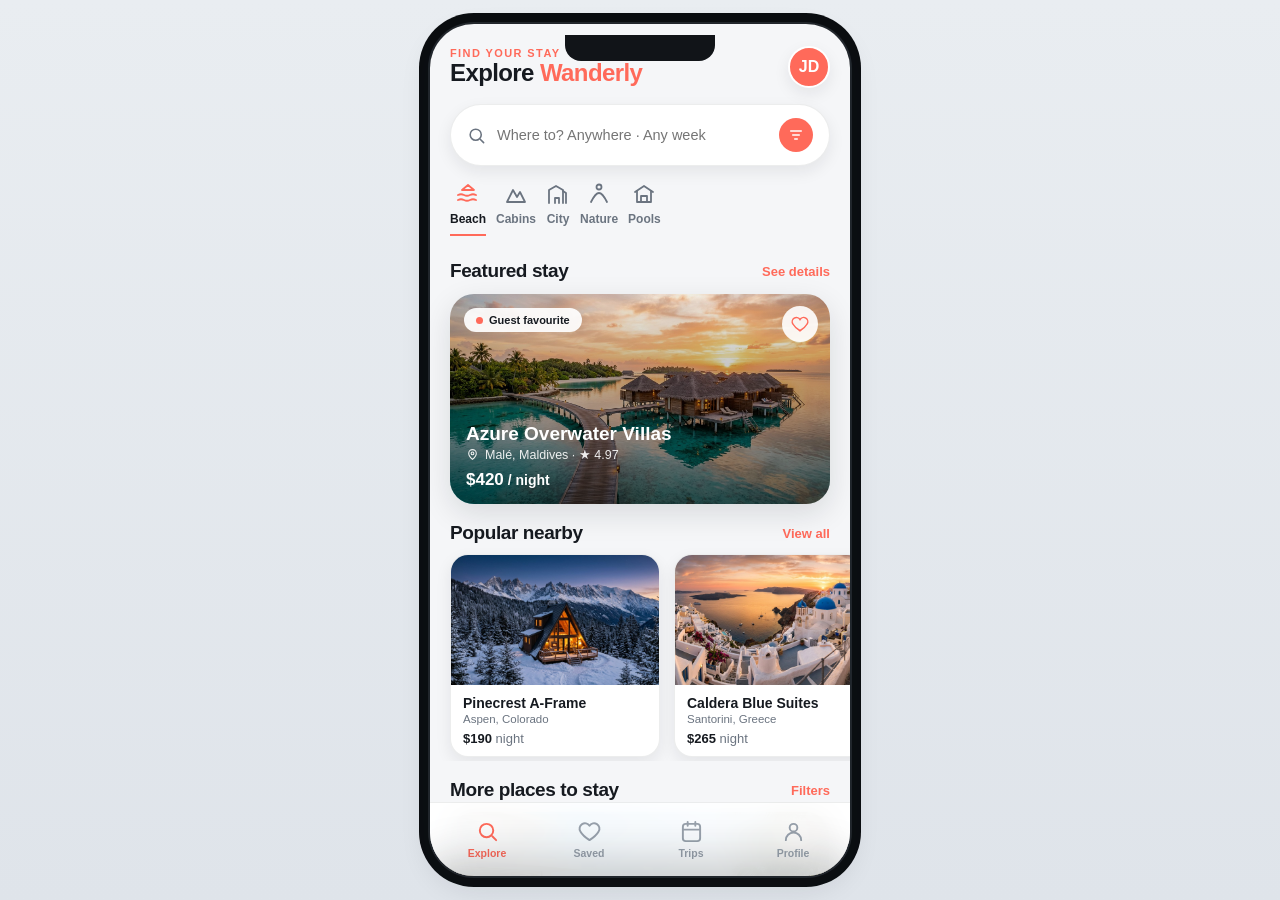
<file: index.html>
<!DOCTYPE html>
<html lang="en">
<head>
  <meta charset="UTF-8" />
  <meta name="viewport" content="width=device-width, initial-scale=1, viewport-fit=cover" />
  <meta name="theme-color" content="#f5f6f8" />
  <meta name="description" content="Wanderly — a clean, light-themed stays & travel booking app UI concept. 6 responsive screens, no dependencies." />
  <title>Wanderly — Stays Booking App UI</title>
  <link rel="stylesheet" href="css/styles.css" />
</head>
<body>
<div class="device">
  <div class="app">

    <!-- ===================== EXPLORE / HOME ===================== -->
    <main class="screen is-active" id="s-explore" aria-label="Explore">
      <div class="top">
        <div>
          <div class="eyebrow" style="color:var(--accent)">Find your stay</div>
          <h1>Explore <span>Wanderly</span></h1>
        </div>
        <button class="avatar letter" data-go="profile" aria-label="Profile">JD</button>
      </div>

      <div class="searchbar" data-go="search" role="button" tabindex="0" aria-label="Open search">
        <svg viewBox="0 0 24 24" fill="none" stroke="currentColor" stroke-width="2" stroke-linecap="round"><circle cx="11" cy="11" r="7"/><path d="M21 21l-4-4"/></svg>
        <input placeholder="Where to? Anywhere · Any week" aria-label="Search destinations" readonly />
        <span class="filter"><svg viewBox="0 0 24 24" fill="none" stroke="currentColor" stroke-width="2" stroke-linecap="round"><path d="M4 6h16M7 12h10M10 18h4"/></svg></span>
      </div>

      <div class="cats">
        <button class="cat is-active"><svg viewBox="0 0 24 24" fill="none" stroke="currentColor" stroke-width="1.8" stroke-linecap="round" stroke-linejoin="round"><path d="M2 18c2-1 4-1 6 0s4 1 6 0 4-1 6 0"/><path d="M2 13c2-1 4-1 6 0s4 1 6 0 4-1 6 0"/><path d="M12 3l6 5H6l6-5Z"/></svg>Beach</button>
        <button class="cat"><svg viewBox="0 0 24 24" fill="none" stroke="currentColor" stroke-width="1.8" stroke-linecap="round" stroke-linejoin="round"><path d="M3 20l6-12 4 7 3-5 5 10z"/></svg>Cabins</button>
        <button class="cat"><svg viewBox="0 0 24 24" fill="none" stroke="currentColor" stroke-width="1.8" stroke-linecap="round" stroke-linejoin="round"><path d="M3 21V8l7-4 7 4v13"/><path d="M9 21v-5h4v5"/><path d="M20 21V11l-3-2"/></svg>City</button>
        <button class="cat"><svg viewBox="0 0 24 24" fill="none" stroke="currentColor" stroke-width="1.8" stroke-linecap="round" stroke-linejoin="round"><path d="M4 20c3-6 5-9 8-9s5 3 8 9"/><circle cx="12" cy="5" r="2.5"/></svg>Nature</button>
        <button class="cat"><svg viewBox="0 0 24 24" fill="none" stroke="currentColor" stroke-width="1.8" stroke-linecap="round" stroke-linejoin="round"><path d="M3 10l9-6 9 6"/><path d="M5 9v11h14V9"/><path d="M9 20v-6h6v6"/></svg>Pools</button>
      </div>

      <div class="section-head"><div class="sec-title">Featured stay</div><button class="link" data-stay="beach">See details</button></div>
      <div class="feature" data-stay="beach">
        <img src="images/hero.jpg" alt="Azure Overwater Villas" />
        <div class="grad"></div>
        <span class="tag"><span class="dot"></span> Guest favourite</span>
        <button class="fav" data-fav aria-label="Save"><svg viewBox="0 0 24 24" fill="none" stroke="currentColor" stroke-width="2"><path d="M12 21s-7-4.5-9.5-9A5.2 5.2 0 0 1 12 6a5.2 5.2 0 0 1 9.5 6c-2.5 4.5-9.5 9-9.5 9Z"/></svg></button>
        <div class="info">
          <h3>Azure Overwater Villas</h3>
          <p><svg width="13" height="13" viewBox="0 0 24 24" fill="none" stroke="currentColor" stroke-width="2"><path d="M12 21s-7-6-7-11a7 7 0 0 1 14 0c0 5-7 11-7 11Z"/><circle cx="12" cy="10" r="2.5"/></svg> Malé, Maldives · ★ 4.97</p>
          <div class="price"><b>$420</b> / night</div>
        </div>
      </div>

      <div class="section-head"><div class="sec-title">Popular nearby</div><button class="link">View all</button></div>
      <div class="hscroll">
        <div class="hcard" data-stay="mountain"><div class="ph"><img src="images/mountain.jpg" alt=""></div><div class="b"><h3>Pinecrest A-Frame</h3><div class="loc">Aspen, Colorado</div><div class="price"><b>$190</b> <span class="muted">night</span></div></div></div>
        <div class="hcard" data-stay="city"><div class="ph"><img src="images/city.jpg" alt=""></div><div class="b"><h3>Caldera Blue Suites</h3><div class="loc">Santorini, Greece</div><div class="price"><b>$265</b> <span class="muted">night</span></div></div></div>
        <div class="hcard" data-stay="safari"><div class="ph"><img src="images/safari.jpg" alt=""></div><div class="b"><h3>Savanna Lodge</h3><div class="loc">Maasai Mara, Kenya</div><div class="price"><b>$310</b> <span class="muted">night</span></div></div></div>
      </div>

      <div class="section-head"><div class="sec-title">More places to stay</div><button class="link" data-go="search">Filters</button></div>
      <div class="listings">
        <article class="listing" data-stay="beachhouse">
          <div class="ph"><img src="images/beachhouse.jpg" alt=""><span class="badge">Pool</span><button class="fav" data-fav aria-label="Save"><svg viewBox="0 0 24 24" fill="none" stroke="currentColor" stroke-width="2"><path d="M12 21s-7-4.5-9.5-9A5.2 5.2 0 0 1 12 6a5.2 5.2 0 0 1 9.5 6c-2.5 4.5-9.5 9-9.5 9Z"/></svg></button></div>
          <div class="body"><div class="r1"><h3>Palmview Infinity Villa</h3><span class="stars"><svg viewBox="0 0 24 24" fill="currentColor"><path d="M12 2l2.9 6.3 6.9.6-5.2 4.6 1.6 6.8L12 17.8 5.8 20.9l1.6-6.8L2.2 8.9l6.9-.6z"/></svg>4.90</span></div><div class="loc"><svg viewBox="0 0 24 24" fill="none" stroke="currentColor" stroke-width="2"><path d="M12 21s-7-6-7-11a7 7 0 0 1 14 0c0 5-7 11-7 11Z"/></svg>Bali, Indonesia</div><div class="price"><b>$280</b> / night · free cancellation</div></div>
        </article>
        <article class="listing" data-stay="room">
          <div class="ph"><img src="images/room.jpg" alt=""><span class="badge">Central</span><button class="fav" data-fav aria-label="Save"><svg viewBox="0 0 24 24" fill="none" stroke="currentColor" stroke-width="2"><path d="M12 21s-7-4.5-9.5-9A5.2 5.2 0 0 1 12 6a5.2 5.2 0 0 1 9.5 6c-2.5 4.5-9.5 9-9.5 9Z"/></svg></button></div>
          <div class="body"><div class="r1"><h3>The Nordic Loft</h3><span class="stars"><svg viewBox="0 0 24 24" fill="currentColor"><path d="M12 2l2.9 6.3 6.9.6-5.2 4.6 1.6 6.8L12 17.8 5.8 20.9l1.6-6.8L2.2 8.9l6.9-.6z"/></svg>4.85</span></div><div class="loc"><svg viewBox="0 0 24 24" fill="none" stroke="currentColor" stroke-width="2"><path d="M12 21s-7-6-7-11a7 7 0 0 1 14 0c0 5-7 11-7 11Z"/></svg>Copenhagen, Denmark</div><div class="price"><b>$145</b> / night · superhost</div></div>
        </article>
      </div>
    </main>

    <!-- ===================== SEARCH RESULTS ===================== -->
    <main class="screen" id="s-search" aria-label="Search results">
      <div class="topbar">
        <button class="back" data-go="explore" aria-label="Back"><svg viewBox="0 0 24 24" fill="none" stroke="currentColor" stroke-width="2.2" stroke-linecap="round" stroke-linejoin="round"><path d="M15 18l-6-6 6-6"/></svg></button>
        <div><h2>Bali, Indonesia</h2><div class="muted" style="font-size:12.5px">Aug 20–25 · 2 guests · 128 stays</div></div>
      </div>
      <div class="cats" style="padding-top:6px">
        <button class="cat is-active"><svg viewBox="0 0 24 24" fill="none" stroke="currentColor" stroke-width="1.8" stroke-linecap="round"><path d="M4 6h16M7 12h10M10 18h4"/></svg>Filters</button>
        <button class="cat"><svg viewBox="0 0 24 24" fill="none" stroke="currentColor" stroke-width="1.8" stroke-linecap="round"><path d="M12 2v20M2 12h20"/></svg>Price</button>
        <button class="cat"><svg viewBox="0 0 24 24" fill="none" stroke="currentColor" stroke-width="1.8" stroke-linecap="round" stroke-linejoin="round"><path d="M3 10l9-6 9 6"/><path d="M5 9v11h14V9"/></svg>Type</button>
        <button class="cat"><svg viewBox="0 0 24 24" fill="none" stroke="currentColor" stroke-width="1.8" stroke-linecap="round"><path d="M12 2l2.9 6.3 6.9.6-5.2 4.6 1.6 6.8L12 17.8"/></svg>Rating</button>
      </div>
      <div class="listings" style="padding-top:8px">
        <article class="listing" data-stay="beachhouse"><div class="ph"><img src="images/beachhouse.jpg" alt=""><span class="badge">Pool</span><button class="fav" data-fav><svg viewBox="0 0 24 24" fill="none" stroke="currentColor" stroke-width="2"><path d="M12 21s-7-4.5-9.5-9A5.2 5.2 0 0 1 12 6a5.2 5.2 0 0 1 9.5 6c-2.5 4.5-9.5 9-9.5 9Z"/></svg></button></div><div class="body"><div class="r1"><h3>Palmview Infinity Villa</h3><span class="stars"><svg viewBox="0 0 24 24" fill="currentColor"><path d="M12 2l2.9 6.3 6.9.6-5.2 4.6 1.6 6.8L12 17.8 5.8 20.9l1.6-6.8L2.2 8.9l6.9-.6z"/></svg>4.90</span></div><div class="loc"><svg viewBox="0 0 24 24" fill="none" stroke="currentColor" stroke-width="2"><path d="M12 21s-7-6-7-11a7 7 0 0 1 14 0c0 5-7 11-7 11Z"/></svg>Uluwatu, Bali</div><div class="price"><b>$280</b> / night</div></div></article>
        <article class="listing" data-stay="beach"><div class="ph"><img src="images/hero.jpg" alt=""><span class="badge">Guest favourite</span><button class="fav" data-fav><svg viewBox="0 0 24 24" fill="none" stroke="currentColor" stroke-width="2"><path d="M12 21s-7-4.5-9.5-9A5.2 5.2 0 0 1 12 6a5.2 5.2 0 0 1 9.5 6c-2.5 4.5-9.5 9-9.5 9Z"/></svg></button></div><div class="body"><div class="r1"><h3>Azure Overwater Villas</h3><span class="stars"><svg viewBox="0 0 24 24" fill="currentColor"><path d="M12 2l2.9 6.3 6.9.6-5.2 4.6 1.6 6.8L12 17.8 5.8 20.9l1.6-6.8L2.2 8.9l6.9-.6z"/></svg>4.97</span></div><div class="loc"><svg viewBox="0 0 24 24" fill="none" stroke="currentColor" stroke-width="2"><path d="M12 21s-7-6-7-11a7 7 0 0 1 14 0c0 5-7 11-7 11Z"/></svg>Nusa Dua, Bali</div><div class="price"><b>$420</b> / night</div></div></article>
        <article class="listing" data-stay="room"><div class="ph"><img src="images/room.jpg" alt=""><span class="badge">Central</span><button class="fav" data-fav><svg viewBox="0 0 24 24" fill="none" stroke="currentColor" stroke-width="2"><path d="M12 21s-7-4.5-9.5-9A5.2 5.2 0 0 1 12 6a5.2 5.2 0 0 1 9.5 6c-2.5 4.5-9.5 9-9.5 9Z"/></svg></button></div><div class="body"><div class="r1"><h3>The Nordic Loft</h3><span class="stars"><svg viewBox="0 0 24 24" fill="currentColor"><path d="M12 2l2.9 6.3 6.9.6-5.2 4.6 1.6 6.8L12 17.8 5.8 20.9l1.6-6.8L2.2 8.9l6.9-.6z"/></svg>4.85</span></div><div class="loc"><svg viewBox="0 0 24 24" fill="none" stroke="currentColor" stroke-width="2"><path d="M12 21s-7-6-7-11a7 7 0 0 1 14 0c0 5-7 11-7 11Z"/></svg>Seminyak, Bali</div><div class="price"><b>$145</b> / night</div></div></article>
      </div>
    </main>

    <!-- ===================== SAVED / WISHLIST ===================== -->
    <main class="screen" id="s-saved" aria-label="Saved stays">
      <div class="top"><div><h1 style="font-size:24px">Wishlists</h1><p class="muted" style="font-size:12.5px;margin-top:2px" id="savedCount">2 saved stays</p></div></div>
      <div class="listings" id="savedList" style="padding-top:8px"><!-- rendered by JS --></div>
      <div class="empty hidden" id="savedEmpty">
        <div class="e-ic"><svg viewBox="0 0 24 24" fill="none" stroke="currentColor" stroke-width="2"><path d="M12 21s-7-4.5-9.5-9A5.2 5.2 0 0 1 12 6a5.2 5.2 0 0 1 9.5 6c-2.5 4.5-9.5 9-9.5 9Z"/></svg></div>
        <b>No saved stays yet</b>
        <p>Tap the heart on any stay you love and it will show up here.</p>
        <button class="sheet-btn primary" data-go="explore" style="flex:none;padding:12px 22px;margin-top:4px">Start exploring</button>
      </div>
    </main>

    <!-- ===================== PROPERTY DETAIL ===================== -->
    <main class="screen" id="s-detail" aria-label="Property detail" style="padding-bottom:calc(env(safe-area-inset-bottom) + 92px)">
      <div class="gallery">
        <img id="dImg" src="images/hero.jpg" alt="Stay photo" />
        <button class="back-abs" data-go="explore" aria-label="Back"><svg viewBox="0 0 24 24" fill="none" stroke="currentColor" stroke-width="2.2" stroke-linecap="round" stroke-linejoin="round"><path d="M15 18l-6-6 6-6"/></svg></button>
        <button class="fav-abs" data-fav aria-label="Save"><svg viewBox="0 0 24 24" fill="none" stroke="currentColor" stroke-width="2"><path d="M12 21s-7-4.5-9.5-9A5.2 5.2 0 0 1 12 6a5.2 5.2 0 0 1 9.5 6c-2.5 4.5-9.5 9-9.5 9Z"/></svg></button>
        <div class="dots"><i class="on"></i><i></i><i></i><i></i></div>
      </div>
      <div class="detail-body">
        <h1 id="dName">Azure Overwater Villas</h1>
        <div class="sub">
          <span class="loc"><svg viewBox="0 0 24 24" fill="none" stroke="currentColor" stroke-width="2"><path d="M12 21s-7-6-7-11a7 7 0 0 1 14 0c0 5-7 11-7 11Z"/><circle cx="12" cy="10" r="2.5"/></svg><span id="dLoc">Malé, Maldives</span></span>
          <span class="stars"><svg viewBox="0 0 24 24" fill="currentColor"><path d="M12 2l2.9 6.3 6.9.6-5.2 4.6 1.6 6.8L12 17.8 5.8 20.9l1.6-6.8L2.2 8.9l6.9-.6z"/></svg><span id="dRating">4.97</span> <span class="muted" id="dReviews" style="font-weight:600">(284 reviews)</span></span>
        </div>

        <div class="host">
          <div class="h-av" id="dHostLetter">A</div>
          <div><b>Hosted by Amara</b><span>Superhost · 6 years hosting</span></div>
          <button class="msg" aria-label="Message host"><svg viewBox="0 0 24 24" fill="none" stroke="currentColor" stroke-width="2" stroke-linecap="round" stroke-linejoin="round"><path d="M21 15a2 2 0 0 1-2 2H7l-4 4V5a2 2 0 0 1 2-2h14a2 2 0 0 1 2 2z"/></svg></button>
        </div>

        <div class="sec-title" style="margin-bottom:12px">What this place offers</div>
        <div class="amenities">
          <div class="amenity"><span class="ic"><svg viewBox="0 0 24 24" fill="none" stroke="currentColor" stroke-width="2" stroke-linecap="round"><path d="M5 13a7 7 0 0 1 14 0"/><path d="M3 13h18M12 3v3"/></svg></span> Free WiFi</div>
          <div class="amenity"><span class="ic"><svg viewBox="0 0 24 24" fill="none" stroke="currentColor" stroke-width="2" stroke-linecap="round" stroke-linejoin="round"><path d="M2 15c2-1 4-1 6 0s4 1 6 0 4-1 6 0"/><path d="M2 19c2-1 4-1 6 0s4 1 6 0 4-1 6 0"/><path d="M6 11V5a2 2 0 0 1 4 0"/></svg></span> Infinity pool</div>
          <div class="amenity"><span class="ic"><svg viewBox="0 0 24 24" fill="none" stroke="currentColor" stroke-width="2" stroke-linecap="round" stroke-linejoin="round"><path d="M3 9l9-6 9 6v11H3z"/><path d="M9 21v-6h6v6"/></svg></span> Ocean view</div>
          <div class="amenity"><span class="ic"><svg viewBox="0 0 24 24" fill="none" stroke="currentColor" stroke-width="2" stroke-linecap="round" stroke-linejoin="round"><rect x="3" y="11" width="18" height="10" rx="2"/><path d="M7 11V7a5 5 0 0 1 10 0v4"/></svg></span> Self check-in</div>
          <div class="amenity"><span class="ic"><svg viewBox="0 0 24 24" fill="none" stroke="currentColor" stroke-width="2" stroke-linecap="round" stroke-linejoin="round"><path d="M3 7h18v10H3z"/><path d="M3 10h18"/></svg></span> Breakfast</div>
          <div class="amenity"><span class="ic"><svg viewBox="0 0 24 24" fill="none" stroke="currentColor" stroke-width="2" stroke-linecap="round" stroke-linejoin="round"><circle cx="12" cy="12" r="9"/><path d="M12 7v5l3 2"/></svg></span> 24/7 concierge</div>
        </div>

        <div class="sec-title" style="margin:20px 0 6px">About this stay</div>
        <p class="about">Wake up above a turquoise lagoon in a private overwater villa. Floor-to-ceiling glass, a sun deck with direct ocean access, and a personal concierge. The ultimate escape for couples and families seeking calm and luxury.</p>
      </div>
      <div class="reserve-bar">
        <div class="p"><b id="dPrice">$420</b> <span>/ night · Aug 20–25</span></div>
        <button class="btn btn-primary" id="reserveBtn">Reserve</button>
      </div>
    </main>

    <!-- ===================== BOOKING / CHECKOUT ===================== -->
    <main class="screen" id="s-booking" aria-label="Booking" style="padding-bottom:calc(env(safe-area-inset-bottom) + 96px)">
      <div class="topbar">
        <button class="back" data-go="detail" aria-label="Back"><svg viewBox="0 0 24 24" fill="none" stroke="currentColor" stroke-width="2.2" stroke-linecap="round" stroke-linejoin="round"><path d="M15 18l-6-6 6-6"/></svg></button>
        <div><h2>Confirm &amp; pay</h2></div>
      </div>

      <div class="pad">
        <div class="card mini-listing" style="margin-bottom:16px">
          <img id="bImg" src="images/hero.jpg" alt="">
          <div><b id="bName">Azure Overwater Villas</b><span id="bLoc">Malé, Maldives</span><span class="stars" style="margin-top:4px"><svg viewBox="0 0 24 24" fill="currentColor"><path d="M12 2l2.9 6.3 6.9.6-5.2 4.6 1.6 6.8L12 17.8 5.8 20.9l1.6-6.8L2.2 8.9l6.9-.6z"/></svg>4.97 · Guest favourite</span></div>
        </div>

        <div class="eyebrow" style="margin-bottom:8px">Your trip</div>
        <div class="card" style="margin-bottom:16px">
          <div class="field"><div><div class="lbl">Dates</div><div class="val">Aug 20 – 25, 2026</div></div><button class="link">Edit</button></div>
          <div class="field"><div><div class="lbl">Nights</div><div class="val" id="bNights">5 nights</div></div>
            <div class="stepper"><button id="nMinus" aria-label="Fewer nights">−</button><b id="bNightsN">5</b><button id="nPlus" aria-label="More nights">+</button></div>
          </div>
          <div class="field"><div><div class="lbl">Guests</div><div class="val"><span id="bGuests">2</span> guests</div></div>
            <div class="stepper"><button id="gMinus" aria-label="Fewer guests">−</button><b id="bGuestsN">2</b><button id="gPlus" aria-label="More guests">+</button></div>
          </div>
        </div>

        <div class="eyebrow" style="margin-bottom:8px">Price details</div>
        <div class="card" style="margin-bottom:16px">
          <div class="breakdown">
            <div class="line"><span id="bLineNights">$420 × 5 nights</span><span id="bSub">$2,100</span></div>
            <div class="line"><span>Cleaning fee</span><span>$45</span></div>
            <div class="line"><span>Service fee</span><span id="bFee">$252</span></div>
            <div class="line total"><span>Total (USD)</span><span id="bTotal">$2,397</span></div>
          </div>
        </div>

        <div class="eyebrow" style="margin-bottom:8px">Pay with</div>
        <div class="card pay" style="margin-bottom:6px">
          <span class="brand">VISA</span>
          <div><b>•••• •••• •••• 4291</b><span>Expires 08/28</span></div>
          <button class="chg">Change</button>
        </div>
        <div class="field-error" id="bookErr"></div>
      </div>

      <div class="reserve-bar">
        <div class="p"><b id="bTotal2">$2,397</b> <span>total</span></div>
        <button class="btn btn-primary" id="confirmBtn">Confirm &amp; pay</button>
      </div>
    </main>

    <!-- ===================== TRIPS ===================== -->
    <main class="screen" id="s-trips" aria-label="Trips">
      <div class="top"><div><h1 style="font-size:24px">Your trips</h1></div></div>
      <div class="tabs">
        <button class="tab is-active" data-tab="upcoming">Upcoming</button>
        <button class="tab" data-tab="past">Past</button>
      </div>
      <div class="pad" id="tripsUpcoming">
        <div class="trip" data-stay="beach"><img src="images/hero.jpg" alt=""><div class="t"><b>Azure Overwater Villas</b><div class="loc">Malé, Maldives</div><div class="when"><svg viewBox="0 0 24 24" fill="none" stroke="currentColor" stroke-width="2"><rect x="3" y="4" width="18" height="18" rx="3"/><path d="M3 10h18M8 2v4M16 2v4"/></svg>Aug 20 – 25, 2026</div></div><span class="status upcoming">Upcoming</span></div>
        <div class="trip" data-stay="mountain"><img src="images/mountain.jpg" alt=""><div class="t"><b>Pinecrest A-Frame Cabin</b><div class="loc">Aspen, Colorado</div><div class="when"><svg viewBox="0 0 24 24" fill="none" stroke="currentColor" stroke-width="2"><rect x="3" y="4" width="18" height="18" rx="3"/><path d="M3 10h18M8 2v4M16 2v4"/></svg>Dec 12 – 18, 2026</div></div><span class="status confirmed">Confirmed</span></div>
      </div>
      <div class="pad hidden" id="tripsPast">
        <div class="trip" data-stay="city"><img src="images/city.jpg" alt=""><div class="t"><b>Caldera Blue Suites</b><div class="loc">Santorini, Greece</div><div class="when"><svg viewBox="0 0 24 24" fill="none" stroke="currentColor" stroke-width="2"><rect x="3" y="4" width="18" height="18" rx="3"/><path d="M3 10h18M8 2v4M16 2v4"/></svg>May 3 – 9, 2026</div></div><span class="status confirmed">Completed</span></div>
        <div class="trip" data-stay="room"><img src="images/room.jpg" alt=""><div class="t"><b>The Nordic Loft</b><div class="loc">Copenhagen, Denmark</div><div class="when"><svg viewBox="0 0 24 24" fill="none" stroke="currentColor" stroke-width="2"><rect x="3" y="4" width="18" height="18" rx="3"/><path d="M3 10h18M8 2v4M16 2v4"/></svg>Feb 1 – 4, 2026</div></div><span class="status confirmed">Completed</span></div>
      </div>
    </main>

    <!-- ===================== PROFILE ===================== -->
    <main class="screen" id="s-profile" aria-label="Profile">
      <div class="top"><div><h1 style="font-size:24px">Profile</h1></div></div>
      <div class="p-head">
        <div class="big letter">JD</div>
        <h2>John Doe</h2>
        <p>johndoe@email.com · Member since 2026</p>
      </div>
      <div class="kpis">
        <div class="kpi"><b class="accent">12</b><span>trips</span></div>
        <div class="kpi"><b>8</b><span>saved</span></div>
        <div class="kpi"><b>4.9</b><span>rating</span></div>
      </div>
      <div class="section-head"><div class="sec-title">Account</div></div>
      <div class="list-card">
        <button class="list-row" data-sheet="personal"><span class="ic"><svg viewBox="0 0 24 24" fill="none" stroke="currentColor" stroke-width="2" stroke-linecap="round"><circle cx="12" cy="8" r="4"/><path d="M4 21a8 8 0 0 1 16 0"/></svg></span><b>Personal information</b><span class="chev">›</span></button>
        <button class="list-row" data-go="trips"><span class="ic"><svg viewBox="0 0 24 24" fill="none" stroke="currentColor" stroke-width="2" stroke-linecap="round"><rect x="3" y="4" width="18" height="18" rx="3"/><path d="M3 10h18M8 2v4M16 2v4"/></svg></span><b>My trips</b><span class="chev">›</span></button>
        <button class="list-row" data-go="saved"><span class="ic"><svg viewBox="0 0 24 24" fill="none" stroke="currentColor" stroke-width="2"><path d="M12 21s-7-4.5-9.5-9A5.2 5.2 0 0 1 12 6a5.2 5.2 0 0 1 9.5 6c-2.5 4.5-9.5 9-9.5 9Z"/></svg></span><b>Wishlists</b><span class="chev">›</span></button>
        <button class="list-row" data-sheet="payments"><span class="ic"><svg viewBox="0 0 24 24" fill="none" stroke="currentColor" stroke-width="2"><rect x="2" y="5" width="20" height="14" rx="3"/><path d="M2 10h20"/></svg></span><b>Payment methods</b><span class="chev">›</span></button>
      </div>
      <div class="section-head"><div class="sec-title">Settings</div></div>
      <div class="list-card" style="margin-bottom:20px">
        <button class="list-row" data-sheet="notifications"><span class="ic"><svg viewBox="0 0 24 24" fill="none" stroke="currentColor" stroke-width="2" stroke-linecap="round"><path d="M18 8a6 6 0 1 0-12 0c0 7-3 9-3 9h18s-3-2-3-9"/></svg></span><b>Notifications</b><span class="chev">›</span></button>
        <button class="list-row" data-sheet="language"><span class="ic"><svg viewBox="0 0 24 24" fill="none" stroke="currentColor" stroke-width="2" stroke-linecap="round"><circle cx="12" cy="12" r="9"/><path d="M2 12h20M12 3a15 15 0 0 1 0 18M12 3a15 15 0 0 0 0 18"/></svg></span><b>Language &amp; currency</b><span class="chev">›</span></button>
        <button class="list-row" data-sheet="logout"><span class="ic"><svg viewBox="0 0 24 24" fill="none" stroke="currentColor" stroke-width="2" stroke-linecap="round"><path d="M9 21H5a2 2 0 0 1-2-2V5a2 2 0 0 1 2-2h4M16 17l5-5-5-5M21 12H9"/></svg></span><b style="color:var(--accent-dark)">Log out</b><span class="chev">›</span></button>
      </div>
    </main>

    <!-- ===================== BOTTOM NAV ===================== -->
    <nav class="nav" aria-label="Primary">
      <button class="nav-item is-active" data-go="explore" aria-current="page"><svg viewBox="0 0 24 24" fill="none" stroke="currentColor" stroke-width="2" stroke-linecap="round"><circle cx="11" cy="11" r="7"/><path d="M21 21l-4-4"/></svg>Explore</button>
      <button class="nav-item" data-go="saved"><svg viewBox="0 0 24 24" fill="none" stroke="currentColor" stroke-width="2" stroke-linecap="round" stroke-linejoin="round"><path d="M12 21s-7-4.5-9.5-9A5.2 5.2 0 0 1 12 6a5.2 5.2 0 0 1 9.5 6c-2.5 4.5-9.5 9-9.5 9Z"/></svg>Saved</button>
      <button class="nav-item" data-go="trips"><svg viewBox="0 0 24 24" fill="none" stroke="currentColor" stroke-width="2" stroke-linecap="round" stroke-linejoin="round"><rect x="3" y="4" width="18" height="18" rx="3"/><path d="M3 10h18M8 2v4M16 2v4"/></svg>Trips</button>
      <button class="nav-item" data-go="profile"><svg viewBox="0 0 24 24" fill="none" stroke="currentColor" stroke-width="2" stroke-linecap="round" stroke-linejoin="round"><circle cx="12" cy="8" r="4"/><path d="M4 21a8 8 0 0 1 16 0"/></svg>Profile</button>
    </nav>

    <!-- ===================== BOTTOM SHEET ===================== -->
    <div class="sheet-backdrop" id="sheetBackdrop" hidden></div>
    <section class="sheet" id="sheet" role="dialog" aria-modal="true" aria-labelledby="sheetTitle" hidden>
      <div class="sheet-grab" aria-hidden="true"></div>
      <header class="sheet-head">
        <h2 id="sheetTitle">Title</h2>
        <button class="sheet-close" id="sheetClose" aria-label="Close">
          <svg viewBox="0 0 24 24" fill="none" stroke="currentColor" stroke-width="2.2" stroke-linecap="round"><path d="M6 6l12 12M18 6L6 18"/></svg>
        </button>
      </header>
      <div class="sheet-body" id="sheetBody"><!-- filled by JS --></div>
    </section>

    <!-- TOAST -->
    <div class="toast" id="toast" role="status" aria-live="polite">
      <svg viewBox="0 0 24 24" fill="none" stroke="currentColor" stroke-width="2.4" stroke-linecap="round" stroke-linejoin="round"><path d="M20 6 9 17l-5-5"/></svg>
      <span class="toast-msg">Done</span>
    </div>

  </div>
</div>
<script src="js/app.js"></script>
</body>
</html>
</file>
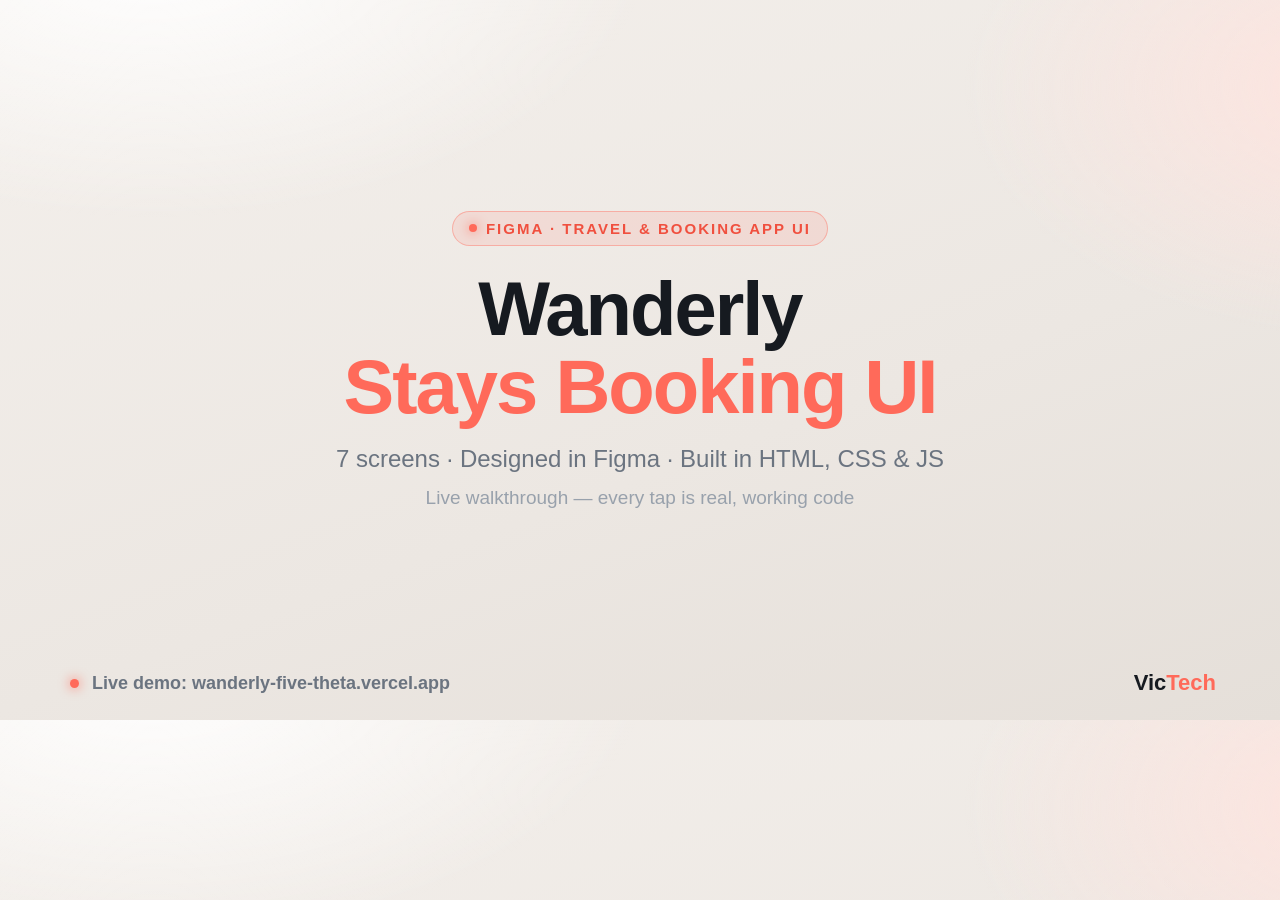
<file: gallery/vid-intro.html>
<!DOCTYPE html><html><head><meta charset="utf-8"><link rel="stylesheet" href="../gig-gallery/style.css"><style>html,body{width:1280px!important;height:720px!important}.foot{bottom:26px!important}.brand{bottom:24px!important}</style></head>
<body>
<div class="stage" style="align-items:center;justify-content:center">
  <div style="text-align:center">
    <span class="eyebrow" style="margin:0 auto"><i></i> Figma · Travel &amp; Booking App UI</span>
    <h1 style="font-size:76px;margin-top:24px">Wanderly<br><span class="accent">Stays Booking UI</span></h1>
    <div class="sub" style="font-size:24px;margin-top:20px">7 screens · Designed in Figma · Built in HTML, CSS &amp; JS</div>
    <div class="sub" style="font-size:19px;margin-top:14px;color:#98a1ac">Live walkthrough — every tap is real, working code</div>
  </div>
</div>
<div class="foot"><span class="dot"></span> Live demo: wanderly-five-theta.vercel.app</div>
<div class="brand">Vic<span class="accent">Tech</span></div>
</body></html>
</file>
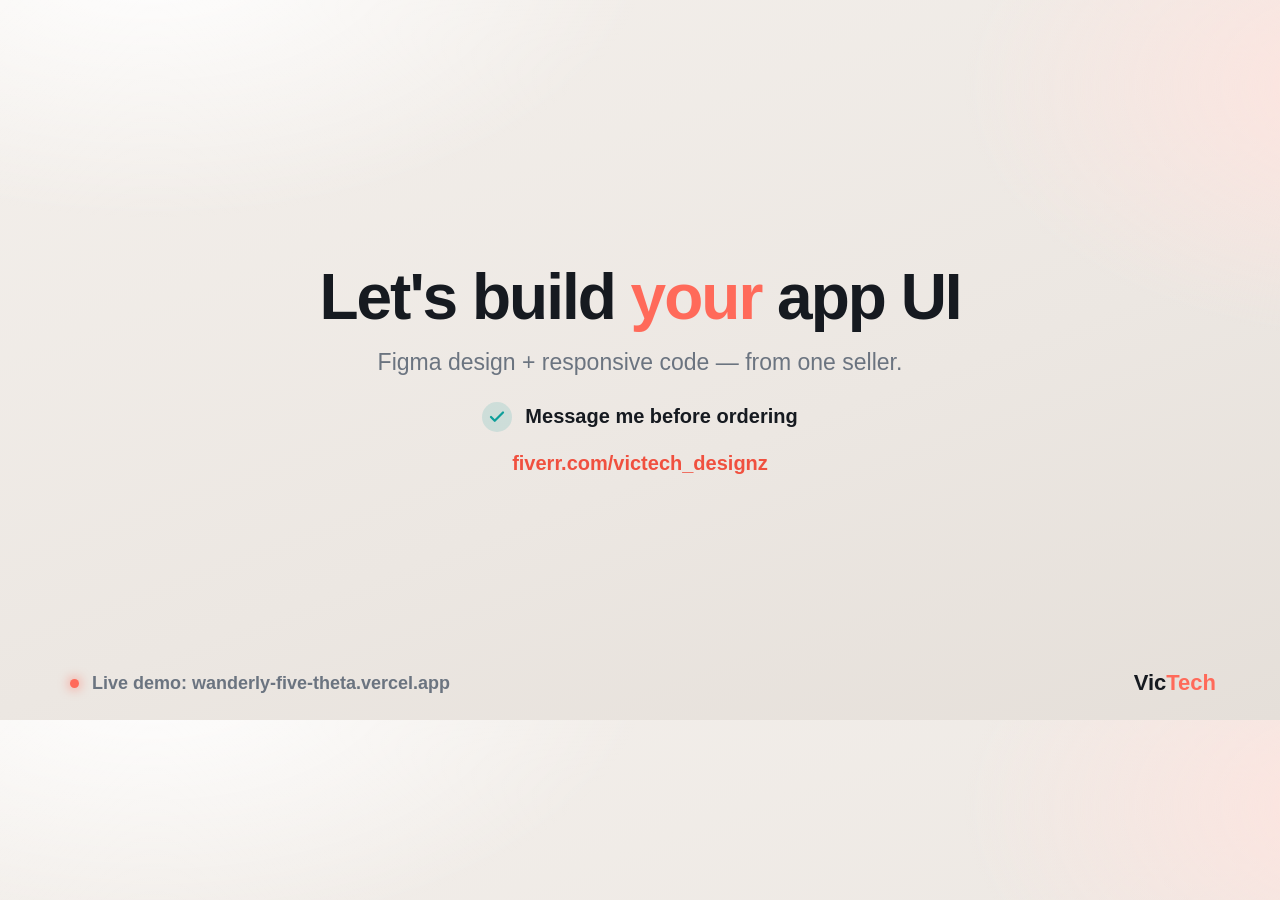
<file: gallery/vid-outro.html>
<!DOCTYPE html><html><head><meta charset="utf-8"><link rel="stylesheet" href="../gig-gallery/style.css"><style>html,body{width:1280px!important;height:720px!important}.foot{bottom:26px!important}.brand{bottom:24px!important}</style></head>
<body>
<div class="stage" style="align-items:center;justify-content:center">
  <div style="text-align:center">
    <h1 style="font-size:64px">Let's build <span class="accent">your</span> app UI</h1>
    <div class="sub" style="font-size:23px;margin-top:18px">Figma design + responsive code — from one seller.</div>
    <div class="bullets" style="margin-top:26px;align-items:center">
      <div class="bullet" style="justify-content:center"><span class="tick"><svg viewBox="0 0 24 24" fill="none" stroke="currentColor" stroke-width="3" stroke-linecap="round" stroke-linejoin="round"><path d="M20 6 9 17l-5-5"/></svg></span> Message me before ordering</div>
    </div>
    <div class="sub" style="font-size:20px;margin-top:20px;font-weight:700;color:#f0503f">fiverr.com/victech_designz</div>
  </div>
</div>
<div class="foot"><span class="dot"></span> Live demo: wanderly-five-theta.vercel.app</div>
<div class="brand">Vic<span class="accent">Tech</span></div>
</body></html>
</file>
<file: css/styles.css>
/* =============================================================================
   Wanderly — Stays Booking App UI  ·  styles.css  (light theme)
   Design tokens → base → layout → components → states → responsive
   All original SVG icons in markup. System font stack. No dependencies.
   ========================================================================== */

/* ---------- Design tokens ---------- */
:root{
  --bg:#f5f6f8;
  --surface:#ffffff;
  --surface-2:#eef1f4;
  --text:#161a20;
  --muted:#6b7480;
  --muted-2:#98a1ac;
  --accent:#ff6a5a;            /* warm coral */
  --accent-dark:#f0503f;
  --accent-soft:#fff0ee;
  --teal:#0e9f9a;
  --gold:#f6b73c;
  --stroke:rgba(20,26,32,.08);
  --stroke-2:rgba(20,26,32,.14);
  --shadow:0 10px 30px rgba(20,26,32,.12);
  --shadow-sm:0 6px 16px rgba(20,26,32,.08);
  --r-lg:24px; --r-md:18px; --r-sm:12px; --r-pill:999px;
  --font:-apple-system,BlinkMacSystemFont,"Segoe UI",Roboto,"Helvetica Neue",Arial,sans-serif;
  --ease:cubic-bezier(.4,0,.2,1); --dur:.24s;
}

/* ---------- Reset / base ---------- */
*,*::before,*::after{box-sizing:border-box}
*{margin:0;padding:0;-webkit-tap-highlight-color:transparent}
html{ -webkit-text-size-adjust:100%;text-size-adjust:100% }
html,body{height:100%}
img,svg{display:block;max-width:100%}
button{font:inherit;color:inherit;cursor:pointer;border:none;background:none}
input{font:inherit;color:inherit}
:focus-visible{outline:2px solid var(--accent);outline-offset:2px;border-radius:6px}
body{
  font-family:var(--font);color:var(--text);
  background:linear-gradient(180deg,#e9edf1,#dfe4ea);
  min-height:100vh;min-height:100dvh;display:flex;align-items:center;justify-content:center;
}

/* ---------- Device frame (desktop showcase → full bleed on phones) ---------- */
.device{width:100%;max-width:420px;height:100dvh;position:relative;background:var(--bg);overflow:hidden}
.app{position:absolute;inset:0}
.screen{
  position:absolute;inset:0;padding:calc(env(safe-area-inset-top) + 8px) 0 calc(env(safe-area-inset-bottom) + 88px);
  overflow-y:auto;overflow-x:hidden;display:none;
  -webkit-overflow-scrolling:touch;scrollbar-width:none;animation:fade var(--dur) var(--ease);
}
.screen::-webkit-scrollbar{display:none}
.screen.is-active{display:block}
@keyframes fade{from{opacity:0;transform:translateY(6px)}to{opacity:1;transform:none}}
.pad{padding-left:20px;padding-right:20px}

/* ---------- Utilities ---------- */
.row{display:flex;align-items:center}
.between{justify-content:space-between}
.muted{color:var(--muted)}
.hidden{display:none!important}
.eyebrow{font-size:11px;letter-spacing:1.4px;text-transform:uppercase;color:var(--muted);font-weight:800}
.sec-title{font-size:19px;font-weight:800;letter-spacing:-.4px}
.link{color:var(--accent);font-weight:700;font-size:13px}
.stars{color:var(--gold);display:inline-flex;align-items:center;gap:3px;font-weight:800;font-size:13px}
.stars svg{width:14px;height:14px}

/* ---------- Top / greeting ---------- */
.top{padding:14px 20px 6px;display:flex;align-items:center;justify-content:space-between}
.top h1{font-size:24px;font-weight:850;letter-spacing:-.6px}
.top h1 span{color:var(--accent)}
.avatar{width:42px;height:42px;border-radius:50%;overflow:hidden;border:2px solid var(--surface);box-shadow:var(--shadow-sm)}
.avatar img{width:100%;height:100%;object-fit:cover}
.avatar.letter{background:var(--accent);color:#fff;display:grid;place-items:center;font-weight:800;font-size:16px}

/* ---------- Search bar ---------- */
.searchbar{margin:10px 20px 0;background:var(--surface);border:1px solid var(--stroke);border-radius:var(--r-pill);
  padding:13px 16px;display:flex;align-items:center;gap:11px;box-shadow:var(--shadow-sm)}
.searchbar svg{width:19px;height:19px;color:var(--muted);flex:0 0 auto}
.searchbar input{border:none;background:none;outline:none;flex:1;font-size:14.5px}
.searchbar .filter{width:34px;height:34px;border-radius:50%;background:var(--accent);color:#fff;display:grid;place-items:center;flex:0 0 auto}
.searchbar .filter svg{width:16px;height:16px;color:#fff}

/* ---------- Category chips ---------- */
.cats{display:flex;gap:10px;overflow-x:auto;padding:16px 20px 6px;scrollbar-width:none}
.cats::-webkit-scrollbar{display:none}
.cat{flex:0 0 auto;display:flex;flex-direction:column;align-items:center;gap:6px;color:var(--muted);font-size:12px;font-weight:700;padding-bottom:8px;border-bottom:2px solid transparent}
.cat svg{width:24px;height:24px}
.cat.is-active{color:var(--text);border-bottom-color:var(--accent)}
.cat.is-active svg{color:var(--accent)}

/* ---------- Featured hero card ---------- */
.feature{margin:8px 20px 0;border-radius:var(--r-lg);overflow:hidden;position:relative;height:210px;box-shadow:var(--shadow)}
.feature img{width:100%;height:100%;object-fit:cover}
.feature .grad{position:absolute;inset:0;background:linear-gradient(180deg,rgba(0,0,0,.05),rgba(0,0,0,.55))}
.feature .tag{position:absolute;top:14px;left:14px;background:rgba(255,255,255,.92);color:var(--text);font-size:11px;font-weight:800;padding:6px 12px;border-radius:var(--r-pill);display:flex;align-items:center;gap:6px}
.feature .tag .dot{width:7px;height:7px;border-radius:50%;background:var(--accent)}
.feature .fav{position:absolute;top:12px;right:12px;width:36px;height:36px;border-radius:50%;background:rgba(255,255,255,.9);display:grid;place-items:center}
.feature .fav svg{width:18px;height:18px;color:var(--accent)}
.feature .info{position:absolute;left:16px;right:16px;bottom:14px;color:#fff}
.feature .info h3{font-size:19px;font-weight:800}
.feature .info p{font-size:12.5px;opacity:.9;margin-top:2px;display:flex;align-items:center;gap:6px}
.feature .info .price{margin-top:8px;font-size:14px;font-weight:800}
.feature .info .price b{font-size:17px}

/* ---------- Listing cards ---------- */
.listings{display:flex;flex-direction:column;gap:16px;padding:6px 20px 0}
.listing{background:var(--surface);border:1px solid var(--stroke);border-radius:var(--r-lg);overflow:hidden;box-shadow:var(--shadow-sm);cursor:pointer;transition:transform var(--dur),box-shadow var(--dur)}
.listing:hover{transform:translateY(-2px);box-shadow:var(--shadow)}
.listing .ph{position:relative;height:170px}
.listing .ph img{width:100%;height:100%;object-fit:cover}
.listing .ph .fav{position:absolute;top:12px;right:12px;width:34px;height:34px;border-radius:50%;background:rgba(255,255,255,.9);display:grid;place-items:center}
.listing .ph .fav svg{width:17px;height:17px;color:var(--accent)}
.fav.on svg,.fav-abs.on svg{fill:var(--accent)}
.listing .ph .badge{position:absolute;top:12px;left:12px;background:rgba(255,255,255,.92);font-size:11px;font-weight:800;padding:5px 11px;border-radius:var(--r-pill);color:var(--text)}
.listing .body{padding:13px 15px}
.listing .body .r1{display:flex;align-items:center;justify-content:space-between}
.listing .body h3{font-size:15.5px;font-weight:800;letter-spacing:-.2px}
.listing .body .loc{color:var(--muted);font-size:12.5px;margin-top:3px;display:flex;align-items:center;gap:5px}
.listing .body .loc svg{width:13px;height:13px}
.listing .body .price{margin-top:9px;font-size:13px;color:var(--muted)}
.listing .body .price b{color:var(--text);font-size:16px;font-weight:850}

/* horizontal scroller variant */
.hscroll{display:flex;gap:14px;overflow-x:auto;padding:6px 20px 4px;scrollbar-width:none}
.hscroll::-webkit-scrollbar{display:none}
.hcard{flex:0 0 210px;background:var(--surface);border:1px solid var(--stroke);border-radius:var(--r-md);overflow:hidden;box-shadow:var(--shadow-sm);cursor:pointer}
.hcard .ph{height:130px;position:relative}
.hcard .ph img{width:100%;height:100%;object-fit:cover}
.hcard .b{padding:10px 12px}
.hcard h3{font-size:14px;font-weight:800}
.hcard .loc{font-size:11.5px;color:var(--muted);margin-top:2px}
.hcard .price{font-size:13px;margin-top:6px}
.hcard .price b{font-weight:850}

/* ---------- Bottom nav ---------- */
.nav{position:absolute;left:0;right:0;bottom:0;z-index:40;height:calc(env(safe-area-inset-bottom) + 74px);
  padding:0 6px calc(env(safe-area-inset-bottom) + 12px);background:rgba(255,255,255,.94);
  -webkit-backdrop-filter:blur(12px);backdrop-filter:blur(12px);border-top:1px solid var(--stroke);
  display:flex;align-items:center;justify-content:space-around}
@supports not ((backdrop-filter:blur(1px)) or (-webkit-backdrop-filter:blur(1px))){.nav{background:#fff}}
.nav-item{display:flex;flex-direction:column;align-items:center;gap:4px;color:var(--muted-2);font-size:10.5px;font-weight:700;flex:1;padding-top:12px;transition:color .15s}
.nav-item svg{width:23px;height:23px}
.nav-item.is-active{color:var(--accent)}

/* ---------- Top bar (secondary) ---------- */
.topbar{display:flex;align-items:center;gap:12px;padding:14px 20px 8px}
.topbar .back{width:40px;height:40px;border-radius:50%;background:var(--surface);border:1px solid var(--stroke);display:grid;place-items:center;box-shadow:var(--shadow-sm)}
.topbar .back svg{width:18px;height:18px}
.topbar h2{font-size:19px;font-weight:850;letter-spacing:-.3px}
.topbar .actions{margin-left:auto;display:flex;gap:8px}
.topbar .actions .ib{width:40px;height:40px;border-radius:50%;background:var(--surface);border:1px solid var(--stroke);display:grid;place-items:center;box-shadow:var(--shadow-sm)}
.topbar .actions .ib svg{width:18px;height:18px;color:var(--text)}

/* ---------- Property detail ---------- */
.gallery{position:relative;height:300px}
.gallery img{width:100%;height:100%;object-fit:cover}
.gallery .back-abs{position:absolute;top:calc(env(safe-area-inset-top) + 14px);left:16px;width:40px;height:40px;border-radius:50%;background:rgba(255,255,255,.92);display:grid;place-items:center;box-shadow:var(--shadow-sm)}
.gallery .back-abs svg{width:18px;height:18px}
.gallery .fav-abs{position:absolute;top:calc(env(safe-area-inset-top) + 14px);right:16px;width:40px;height:40px;border-radius:50%;background:rgba(255,255,255,.92);display:grid;place-items:center;box-shadow:var(--shadow-sm)}
.gallery .fav-abs svg{width:18px;height:18px;color:var(--accent)}
.gallery .dots{position:absolute;bottom:14px;left:50%;transform:translateX(-50%);display:flex;gap:6px}
.gallery .dots i{width:7px;height:7px;border-radius:50%;background:rgba(255,255,255,.6)}
.gallery .dots i.on{background:#fff;width:18px;border-radius:4px}
.detail-body{padding:18px 20px 0}
.detail-body h1{font-size:22px;font-weight:850;letter-spacing:-.5px}
.detail-body .sub{display:flex;align-items:center;justify-content:space-between;margin-top:8px;font-size:13px;color:var(--muted)}
.detail-body .loc{display:flex;align-items:center;gap:6px}
.detail-body .loc svg{width:15px;height:15px;color:var(--accent)}
.host{display:flex;align-items:center;gap:12px;margin:18px 0;padding:14px 0;border-top:1px solid var(--stroke);border-bottom:1px solid var(--stroke)}
.host .h-av{width:46px;height:46px;border-radius:50%;background:var(--teal);color:#fff;display:grid;place-items:center;font-weight:800}
.host b{font-size:14.5px}
.host span{display:block;font-size:12px;color:var(--muted);margin-top:2px}
.host .msg{margin-left:auto;width:42px;height:42px;border-radius:50%;border:1px solid var(--stroke-2);display:grid;place-items:center}
.host .msg svg{width:18px;height:18px}
.amenities{display:grid;grid-template-columns:1fr 1fr;gap:12px;margin-top:6px}
.amenity{display:flex;align-items:center;gap:10px;font-size:13.5px;font-weight:600}
.amenity .ic{width:38px;height:38px;border-radius:11px;background:var(--surface-2);display:grid;place-items:center;flex:0 0 auto}
.amenity .ic svg{width:19px;height:19px;color:var(--teal)}
.about{font-size:13.5px;color:var(--muted);line-height:1.6;margin-top:8px}

/* ---------- Reserve bar (sticky) ---------- */
.reserve-bar{position:absolute;left:0;right:0;bottom:0;z-index:45;background:var(--surface);border-top:1px solid var(--stroke);
  padding:14px 20px calc(env(safe-area-inset-bottom) + 14px);display:flex;align-items:center;justify-content:space-between;box-shadow:0 -8px 24px rgba(20,26,32,.08)}
.reserve-bar .p b{font-size:20px;font-weight:850}
.reserve-bar .p span{color:var(--muted);font-size:12.5px}

/* ---------- Buttons ---------- */
.btn{border-radius:var(--r-md);padding:15px 22px;font-weight:800;font-size:15px;display:inline-flex;align-items:center;justify-content:center;gap:9px;transition:transform .12s,filter var(--dur)}
.btn-primary{background:var(--accent);color:#fff;box-shadow:0 10px 22px rgba(255,106,90,.35)}
.btn-primary:hover{filter:brightness(1.03)}
.btn-primary:active{transform:translateY(1px)}
.btn-primary[disabled]{opacity:.5;cursor:not-allowed;box-shadow:none}
.btn-block{width:100%}
.btn svg{width:18px;height:18px}

/* ---------- Booking / checkout ---------- */
.card{background:var(--surface);border:1px solid var(--stroke);border-radius:var(--r-lg);box-shadow:var(--shadow-sm)}
.mini-listing{display:flex;gap:12px;padding:12px;align-items:center}
.mini-listing img{width:70px;height:70px;border-radius:14px;object-fit:cover}
.mini-listing b{font-size:14px}
.mini-listing span{display:block;font-size:12px;color:var(--muted);margin-top:2px}
.field{padding:14px 16px;border-bottom:1px solid var(--stroke);display:flex;align-items:center;justify-content:space-between}
.field:last-child{border-bottom:none}
.field .lbl{font-size:12px;color:var(--muted);font-weight:700}
.field .val{font-size:14.5px;font-weight:800;margin-top:3px}
.stepper{display:flex;align-items:center;gap:14px}
.stepper button{width:34px;height:34px;border-radius:50%;border:1px solid var(--stroke-2);display:grid;place-items:center;font-size:18px;color:var(--text)}
.stepper button:hover{border-color:var(--accent);color:var(--accent)}
.stepper b{min-width:20px;text-align:center;font-size:16px;font-weight:800}
.breakdown{padding:4px 16px}
.breakdown .line{display:flex;justify-content:space-between;padding:11px 0;font-size:13.5px;color:var(--muted);border-bottom:1px solid var(--stroke)}
.breakdown .line.total{color:var(--text);font-weight:850;font-size:16px;border-bottom:none}
.pay{display:flex;align-items:center;gap:12px;padding:14px 16px}
.pay .brand{width:44px;height:30px;border-radius:6px;background:linear-gradient(135deg,#1a1f71,#3b3f9e);display:grid;place-items:center;color:#fff;font-weight:800;font-size:11px;letter-spacing:1px}
.pay b{font-size:14px}
.pay span{display:block;font-size:12px;color:var(--muted)}
.pay .chg{margin-left:auto;color:var(--accent);font-weight:700;font-size:13px}
.field-error{color:var(--accent-dark);font-size:12.5px;font-weight:700;padding:2px 4px;min-height:16px;display:flex;align-items:center;gap:6px}
.field-error svg{width:15px;height:15px}

/* ---------- Trips ---------- */
.tabs{display:flex;gap:8px;padding:6px 20px 10px}
.tab{flex:1;text-align:center;padding:10px;border-radius:var(--r-pill);font-weight:800;font-size:13px;color:var(--muted);background:var(--surface-2)}
.tab.is-active{background:var(--accent);color:#fff}
.trip{display:flex;gap:14px;align-items:center;background:var(--surface);border:1px solid var(--stroke);border-radius:var(--r-md);padding:12px;box-shadow:var(--shadow-sm);margin-bottom:12px}
.trip img{width:78px;height:78px;border-radius:14px;object-fit:cover;flex:0 0 auto}
.trip .t b{font-size:15px}
.trip .t .loc{font-size:12.5px;color:var(--muted);margin-top:3px}
.trip .t .when{font-size:12px;color:var(--teal);font-weight:800;margin-top:6px;display:flex;align-items:center;gap:6px}
.trip .t .when svg{width:13px;height:13px}
.status{margin-left:auto;font-size:10.5px;font-weight:800;padding:5px 10px;border-radius:var(--r-pill);align-self:flex-start}
.status.confirmed{background:rgba(14,159,154,.12);color:var(--teal)}
.status.upcoming{background:var(--accent-soft);color:var(--accent-dark)}

/* ---------- Profile ---------- */
.p-head{display:flex;flex-direction:column;align-items:center;gap:8px;padding:10px 0 6px}
.p-head .big{width:88px;height:88px;border-radius:50%;overflow:hidden;box-shadow:var(--shadow);border:3px solid #fff}
.p-head .big.letter{background:var(--accent);color:#fff;display:grid;place-items:center;font-size:34px;font-weight:850}
.p-head h2{font-size:21px;font-weight:850}
.p-head p{font-size:13px;color:var(--muted)}
.kpis{display:grid;grid-template-columns:repeat(3,1fr);gap:10px;padding:8px 20px 0}
.kpi{background:var(--surface);border:1px solid var(--stroke);border-radius:var(--r-md);padding:14px 8px;text-align:center;box-shadow:var(--shadow-sm)}
.kpi b{font-size:19px;display:block}
.kpi b.accent{color:var(--accent)}
.kpi span{font-size:10.5px;color:var(--muted)}
.list-card{background:var(--surface);border:1px solid var(--stroke);border-radius:var(--r-lg);overflow:hidden;box-shadow:var(--shadow-sm);margin:0 20px}
.list-row{display:flex;align-items:center;gap:13px;padding:15px 16px;border-bottom:1px solid var(--stroke);width:100%;text-align:left}
.list-row:last-child{border-bottom:none}
.list-row .ic{width:38px;height:38px;border-radius:11px;background:var(--surface-2);display:grid;place-items:center;flex:0 0 auto}
.list-row .ic svg{width:19px;height:19px;color:var(--text)}
.list-row b{font-size:14px}
.list-row .chev{margin-left:auto;color:var(--muted-2)}

/* ---------- Empty / toast ---------- */
.empty{display:flex;flex-direction:column;align-items:center;text-align:center;gap:10px;padding:44px 26px;color:var(--muted)}
.empty .e-ic{width:64px;height:64px;border-radius:20px;background:var(--accent-soft);color:var(--accent);display:grid;place-items:center}
.empty .e-ic svg{width:30px;height:30px}
.empty b{color:var(--text);font-size:16px}
.empty p{font-size:13px;max-width:230px;line-height:1.5}
.toast{position:absolute;left:50%;bottom:calc(env(safe-area-inset-bottom) + 90px);transform:translateX(-50%) translateY(16px);
  background:#161a20;color:#fff;padding:13px 18px;border-radius:var(--r-pill);font-size:13.5px;font-weight:700;
  display:flex;align-items:center;gap:9px;box-shadow:var(--shadow);opacity:0;pointer-events:none;transition:opacity var(--dur),transform var(--dur);z-index:80;white-space:nowrap}
.toast.is-visible{opacity:1;transform:translateX(-50%) translateY(0)}
.toast svg{width:18px;height:18px;color:#54e6b5}

.section-head{display:flex;align-items:center;justify-content:space-between;padding:18px 20px 4px}

/* ---------- Bottom sheet ---------- */
.sheet-backdrop{position:absolute;inset:0;background:rgba(12,16,22,.45);z-index:90;opacity:0;transition:opacity var(--dur) var(--ease)}
.sheet-backdrop.is-open{opacity:1}
.sheet{position:absolute;left:0;right:0;bottom:0;z-index:95;background:var(--surface);
  border-radius:var(--r-lg) var(--r-lg) 0 0;box-shadow:0 -18px 44px rgba(20,26,32,.22);
  max-height:78%;display:flex;flex-direction:column;
  transform:translateY(100%);transition:transform .3s var(--ease)}
.sheet.is-open{transform:translateY(0)}
.sheet-grab{width:44px;height:5px;border-radius:99px;background:var(--stroke-2);margin:10px auto 2px}
.sheet-head{display:flex;align-items:center;justify-content:space-between;padding:12px 20px 10px}
.sheet-head h2{font-size:18px;font-weight:850;letter-spacing:-.3px}
.sheet-close{width:34px;height:34px;border-radius:50%;background:var(--surface-2);display:grid;place-items:center}
.sheet-close svg{width:16px;height:16px}
.sheet-body{overflow-y:auto;padding:2px 20px calc(env(safe-area-inset-bottom) + 24px);-webkit-overflow-scrolling:touch}
.sheet-body .s-field{margin-bottom:14px}
.sheet-body .s-field label{display:block;font-size:11px;font-weight:800;color:var(--muted);text-transform:uppercase;letter-spacing:.8px;margin-bottom:6px}
.sheet-body .s-field input{width:100%;padding:13px 14px;border-radius:var(--r-sm);border:1.5px solid var(--stroke-2);background:var(--surface);font-size:14.5px;font-weight:600}
.sheet-body .s-field input:focus{outline:none;border-color:var(--accent)}
.sheet-actions{display:flex;gap:10px;margin-top:6px}
.sheet-btn{flex:1;padding:14px;border-radius:var(--r-md);font-weight:800;font-size:14.5px;text-align:center}
.sheet-btn.primary{background:var(--accent);color:#fff}
.sheet-btn.ghost{background:var(--surface-2);color:var(--text)}
.sheet-btn.danger{background:var(--accent-dark);color:#fff}
.pay-row{display:flex;align-items:center;gap:12px;padding:13px 0;border-bottom:1px solid var(--stroke)}
.pay-row:last-of-type{border-bottom:none}
.pay-row .pr-brand{width:46px;height:31px;border-radius:6px;display:grid;place-items:center;color:#fff;font-weight:800;font-size:10.5px;letter-spacing:.8px}
.pay-row .pr-brand.visa{background:linear-gradient(135deg,#1a1f71,#3b3f9e)}
.pay-row .pr-brand.mc{background:linear-gradient(135deg,#e2401b,#f79e1b)}
.pay-row .pr-brand.mp{background:linear-gradient(135deg,#0d6b3f,#39b54a)}
.pay-row b{font-size:14px}
.pay-row small{display:block;color:var(--muted);font-size:12px;font-weight:600}
.pay-row .pr-tag{margin-left:auto;font-size:11px;font-weight:800;color:var(--teal);background:rgba(14,159,154,.1);padding:4px 9px;border-radius:99px}
.opt-row{display:flex;align-items:center;gap:12px;padding:13px 0;border-bottom:1px solid var(--stroke)}
.opt-row:last-of-type{border-bottom:none}
.opt-row b{font-size:14px}
.opt-row small{display:block;color:var(--muted);font-size:12px;font-weight:600;margin-top:1px}
.switch{margin-left:auto;flex:none;width:46px;height:27px;border-radius:99px;background:var(--stroke-2);position:relative;transition:background var(--dur)}
.switch::after{content:"";position:absolute;top:3px;left:3px;width:21px;height:21px;border-radius:50%;background:#fff;box-shadow:0 2px 6px rgba(0,0,0,.2);transition:transform var(--dur) var(--ease)}
.switch[aria-checked="true"]{background:var(--accent)}
.switch[aria-checked="true"]::after{transform:translateX(19px)}
.choice-row{display:flex;align-items:center;gap:12px;padding:13px 2px;border-radius:var(--r-sm);width:100%;text-align:left}
.choice-row b{font-size:14px}
.choice-row small{display:block;color:var(--muted);font-size:12px;font-weight:600}
.choice-row .check{margin-left:auto;width:22px;height:22px;border-radius:50%;border:2px solid var(--stroke-2);display:grid;place-items:center;color:#fff;flex:none}
.choice-row.is-selected .check{background:var(--accent);border-color:var(--accent)}
.choice-row .check svg{width:12px;height:12px;opacity:0}
.choice-row.is-selected .check svg{opacity:1}
@media (prefers-reduced-motion:reduce){.sheet,.sheet-backdrop,.switch::after{transition:none}}

/* ---------- Responsive: device frame on larger screens ---------- */
@media (min-width:600px){
  body{padding:24px}
  .device{height:min(880px,calc(100dvh - 48px));border-radius:44px;padding:11px;background:#111418;
    box-shadow:var(--shadow),0 0 0 2px #23282e,0 0 0 11px #0b0e11}
  .device::before{content:"";position:absolute;top:11px;left:50%;transform:translateX(-50%);width:150px;height:26px;background:#111418;border-bottom-left-radius:16px;border-bottom-right-radius:16px;z-index:60}
  .app{border-radius:34px;overflow:hidden;background:var(--bg)}
}
@media (prefers-reduced-motion:reduce){*{animation-duration:.001ms!important;transition-duration:.001ms!important}}
</file>
<file: gig-gallery/style.css>
/* Wanderly Fiverr gig gallery (1280x769) — warm light theme */
*{margin:0;padding:0;box-sizing:border-box}
:root{--coral:#ff6a5a;--coral-dark:#f0503f;--teal:#0e9f9a;--text:#161a20;--muted:#6b7480}
html,body{width:1280px;height:769px;overflow:hidden}
body{
  font-family:-apple-system,BlinkMacSystemFont,"Segoe UI",Roboto,"Helvetica Neue",Arial,sans-serif;
  color:var(--text);position:relative;
  background:
    radial-gradient(900px 500px at 12% -8%, #ffffff 0%, transparent 55%),
    radial-gradient(760px 460px at 108% 12%, #ffe4df 0%, transparent 55%),
    linear-gradient(160deg,#f4f0ec,#ece7e2 60%,#e5dfd9);
}
.stage{position:absolute;inset:0;padding:60px 70px;display:flex;align-items:center}
.phone{border-radius:34px;background:#111418;padding:7px;box-shadow:0 40px 80px rgba(60,40,30,.35),0 0 0 1.5px #2a2f36}
.phone img{display:block;border-radius:28px;width:100%;height:auto}
.eyebrow{display:inline-flex;align-items:center;gap:9px;font-weight:800;letter-spacing:2px;text-transform:uppercase;
  font-size:15px;color:var(--coral-dark);background:rgba(255,106,90,.12);border:1px solid rgba(255,106,90,.4);padding:8px 16px;border-radius:999px}
.eyebrow i{width:8px;height:8px;border-radius:50%;background:var(--coral);display:block;box-shadow:0 0 12px var(--coral)}
h1{font-size:62px;line-height:1.02;letter-spacing:-2px;font-weight:850;margin-top:20px}
h1 .accent{color:var(--coral)}
.sub{font-size:22px;color:var(--muted);margin-top:16px;font-weight:500}
.bullets{margin-top:28px;display:flex;flex-direction:column;gap:14px}
.bullet{display:flex;align-items:center;gap:13px;font-size:20px;font-weight:600}
.tick{width:30px;height:30px;border-radius:50%;background:rgba(14,159,154,.14);color:var(--teal);display:grid;place-items:center;flex:0 0 auto}
.tick svg{width:18px;height:18px}
.foot{position:absolute;left:70px;bottom:38px;display:flex;align-items:center;gap:13px;color:var(--muted);font-size:18px;font-weight:600}
.dot{width:9px;height:9px;border-radius:50%;background:var(--coral);box-shadow:0 0 12px var(--coral)}
.brand{position:absolute;right:64px;bottom:36px;font-weight:850;font-size:22px}
.brand .accent{color:var(--coral)}
.center-head{text-align:center;width:100%}
.center-head .eyebrow{margin:0 auto}
.grid{position:absolute;inset:0;display:flex;align-items:flex-end;justify-content:center;gap:34px;padding-bottom:0}
.grid .phone{width:238px;transform:translateY(60px)}
.grid .phone.mid{width:262px;transform:translateY(10px);z-index:2}
.chip{position:absolute;background:#fff;border-radius:16px;padding:13px 18px;box-shadow:0 16px 40px rgba(60,40,30,.18);display:flex;align-items:center;gap:11px;font-weight:700;font-size:15.5px}
.chip .ic{width:34px;height:34px;border-radius:10px;display:grid;place-items:center;flex:0 0 auto}
.chip .ic.coral{background:rgba(255,106,90,.14);color:var(--coral-dark)}
.chip .ic.teal{background:rgba(14,159,154,.14);color:var(--teal)}
.chip .ic svg{width:18px;height:18px}
.chip small{display:block;font-weight:600;color:var(--muted);font-size:12.5px}
</file>
